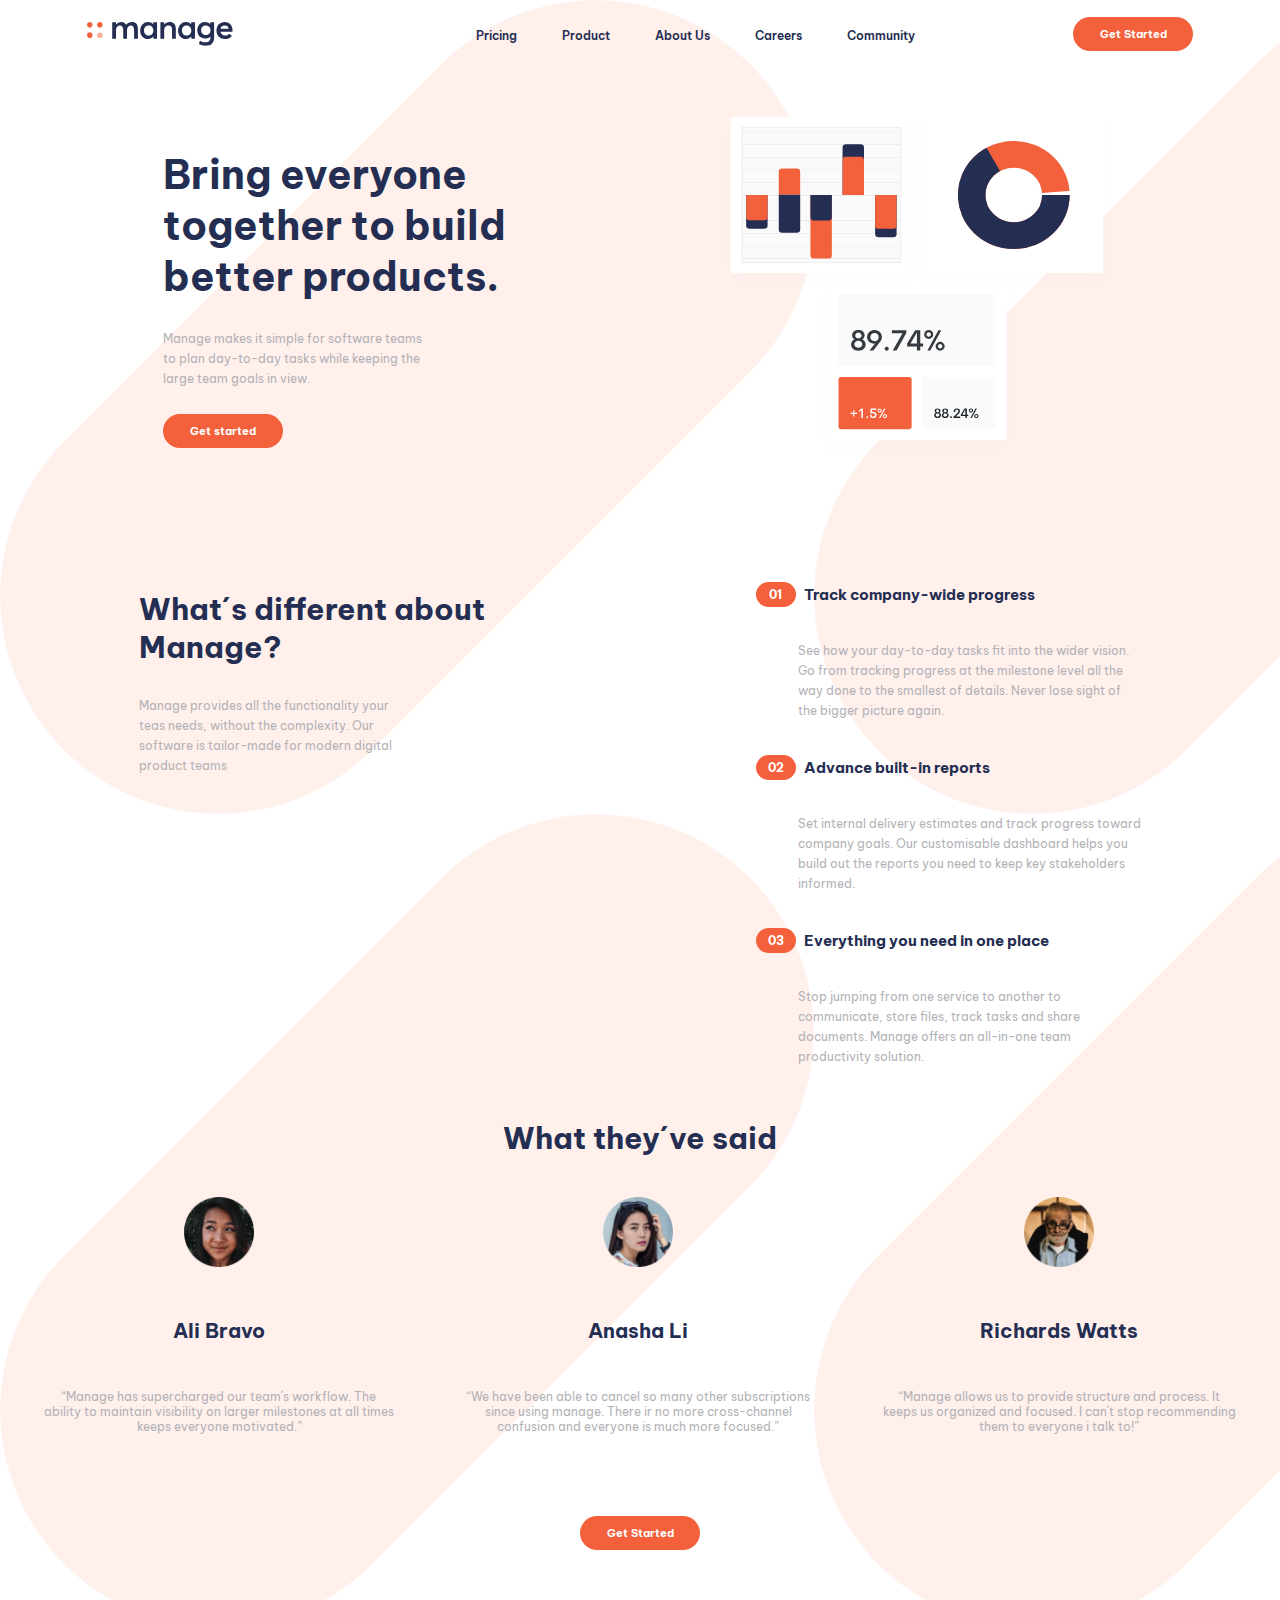
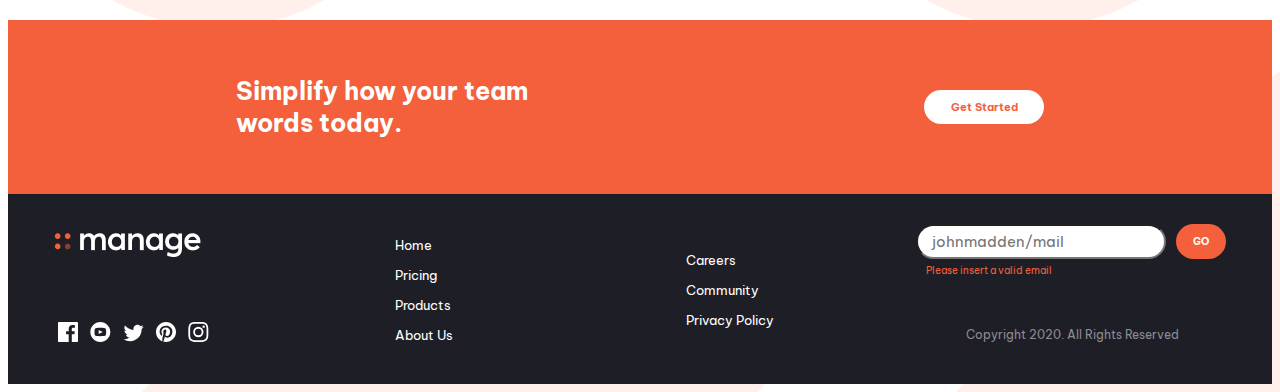
<file: FRONT END 1/EXAMEN PARCIAL/index.html>
<!DOCTYPE html>
<html lang="en">
<head>
    <meta charset="UTF-8">
    <meta http-equiv="X-UA-Compatible" content="IE=edge">
    <meta name="viewport" content="width=device-width, initial-scale=1.0">
    <title>manage</title>
    <link rel="stylesheet" href="css/styles.css">

</head>

<body>

    <header>
        <nav>
            <img src="img/logo.svg" alt="manage logo" id="img-head">
                <ul class="nav-bar">
                    <li><a href="#">Pricing</a></li>
                    <li><a href="#">Product</a></li>
                    <li><a href="#">About Us</a></li>
                    <li><a href="#">Careers</a></li>
                    <li><a href="#">Community</a></li>
                </ul>
            <button  class="button-a">Get Started</button>
        </nav>
    </header>

    <main>
        <section id="principal">
            <div>
                <h1 class="titulo1">Bring everyone <br> together to build <br> better products.</h1>
                <p class="parrafo">Manage makes it simple for software teams <br> to plan day-to-day tasks while keeping the <br> large team goals in view.</p>
                <button class="button-a">Get started</button>
            </div>
            <img src="img/illustration-intro.svg" alt="illustration-intro">
        </section>
        <section id="secundario">
            <section>
                <h3 class="titulo2">What´s different about <br> Manage? </h3>
                <p class="parrafo">Manage provides all the functionality your <br> teas needs, without the complexity. Our <br> software is tailor-made for modern digital <br> product teams</p>
            </section>
            <section>
                <div>
                    <div class="num">
                        <h4 class="num-deco">01</h4>
                        <h5 class="titulo3">Track company-wide progress</h5>
                    </div>
                    <p class="parrafo2">See how your day-to-day tasks fit into the wider vision. <br> Go from tracking progress at the milestone level all the <br> way done to the smallest of details. Never lose sight of <br> the bigger picture again.</p>
                </div>
                <div>
                    <div class="num">
                        <h4 class="num-deco">02</h4>
                        <h5 class="titulo3">Advance built-in reports</h5>
                    </div>
                    <p class="parrafo2">Set internal delivery estimates and track progress toward <br> company goals. Our customisable dashboard helps you <br> build out the reports you need to keep key stakeholders <br> informed.</p>
                </div>
                <div>
                    <div class="num">
                        <h4 class="num-deco">03</h4>
                        <h5 class="titulo3">Everything you need in one place</h5>
                    </div>
                    <p class="parrafo2">Stop jumping from one service to another to <br> communicate, store files, track tasks and share <br> documents. Manage offers an all-in-one team <br> productivity solution.</p>
                </div>
            </section>
        </section>
        <section id="personas-seccion">
            <h3>What they´ve said</h3>
            <div>
                <div class="personas">
                    <img src="img/avatar-ali.png" alt="avatar-ali">
                    <h6>Ali Bravo</h6>
                    <p>“Manage has supercharged our team´s workflow. The <br> ability to maintain visibility on larger milestones at all times <br> keeps everyone motivated.”</p>
                </div>
                <div class="personas">
                    <img src="img/avatar-anisha.png" alt="avatar-ali">
                    <h6>Anasha Li</h6>
                    <p>“We have been able to cancel so many other subscriptions <br> since using manage. There ir no more cross-channel <br> confusion and everyone is much more focused.”</p>
                </div>
                <div class="personas">
                    <img src="img/avatar-richard.png" alt="avatar-richard">
                    <h6>Richards Watts</h6>
                    <p>“Manage allows us to provide structure and process. It <br> keeps us organized and focused. I can´t stop recommending <br> them to everyone i talk to!”</p>
                </div>
            </div>
            <div>
                <button class="button-a" id="button3">Get Started</button>
            </div>
            </section>
            
            <section id="foot">
                <div >
                    <h3 id="frase">Simplify how your team <br> words today.</h3>
                </div>
                <div>
                <button class="button-b">Get Started</button>
                </div>
        </section>
    </main>

    <footer id="footer">
        <section>
            <div class="img-footer">
                <img src="img/logo_footer.png" alt="manage logo"><br>
                <div class="redes"> 
                    <a href=""><img src="img/icon-facebook.svg" alt="icon facebook"></a>
                    <a href=""><img src="img/icon-youtube.svg" alt="icon youtube"></a>
                    <a href=""><img src="img/icon-twitter.svg" alt="icon twitter"></a>
                    <a href=""><img src="img/icon-pinterest.svg" alt="icon pinterest"></a>
                    <a href=""><img src="img/icon-instagram.svg" alt="icon instagram"></a>
            </div>
            </div>
        </section>
        <section>
            <div>
                <ul  class="links">
                    <li><a href="">Home</a></li>
                    <li><a href="">Pricing</a></li>
                    <li><a href="">Products</a></li>
                    <li><a href=""> About Us</a></li>
                </ul>
        </div>
        </section>
        <section>
            <div>
                <ul  class="links">
                    <li><a href="">Careers</a> </li>
                    <li><a href="">Community</a></li>
                    <li><a href="">Privacy Policy</a></li>
                </ul>
            </div>
        </section>
        <section>
            <div>
                <form action="">
                <label for="email" id="valid-email">Please insert a valid email</label>
                <div class="form">
                    <input id="space" type="text" id="email" name="email" placeholder="   johnmadden/mail" minlength="5">
                    <input id="go" type="submit" value="GO">
                </div>
                </form>
            </div>
            <p id="copy">Copyright 2020. All Rights Reserved</p>
        </section>
    </footer>

</body>

</html>
</file>
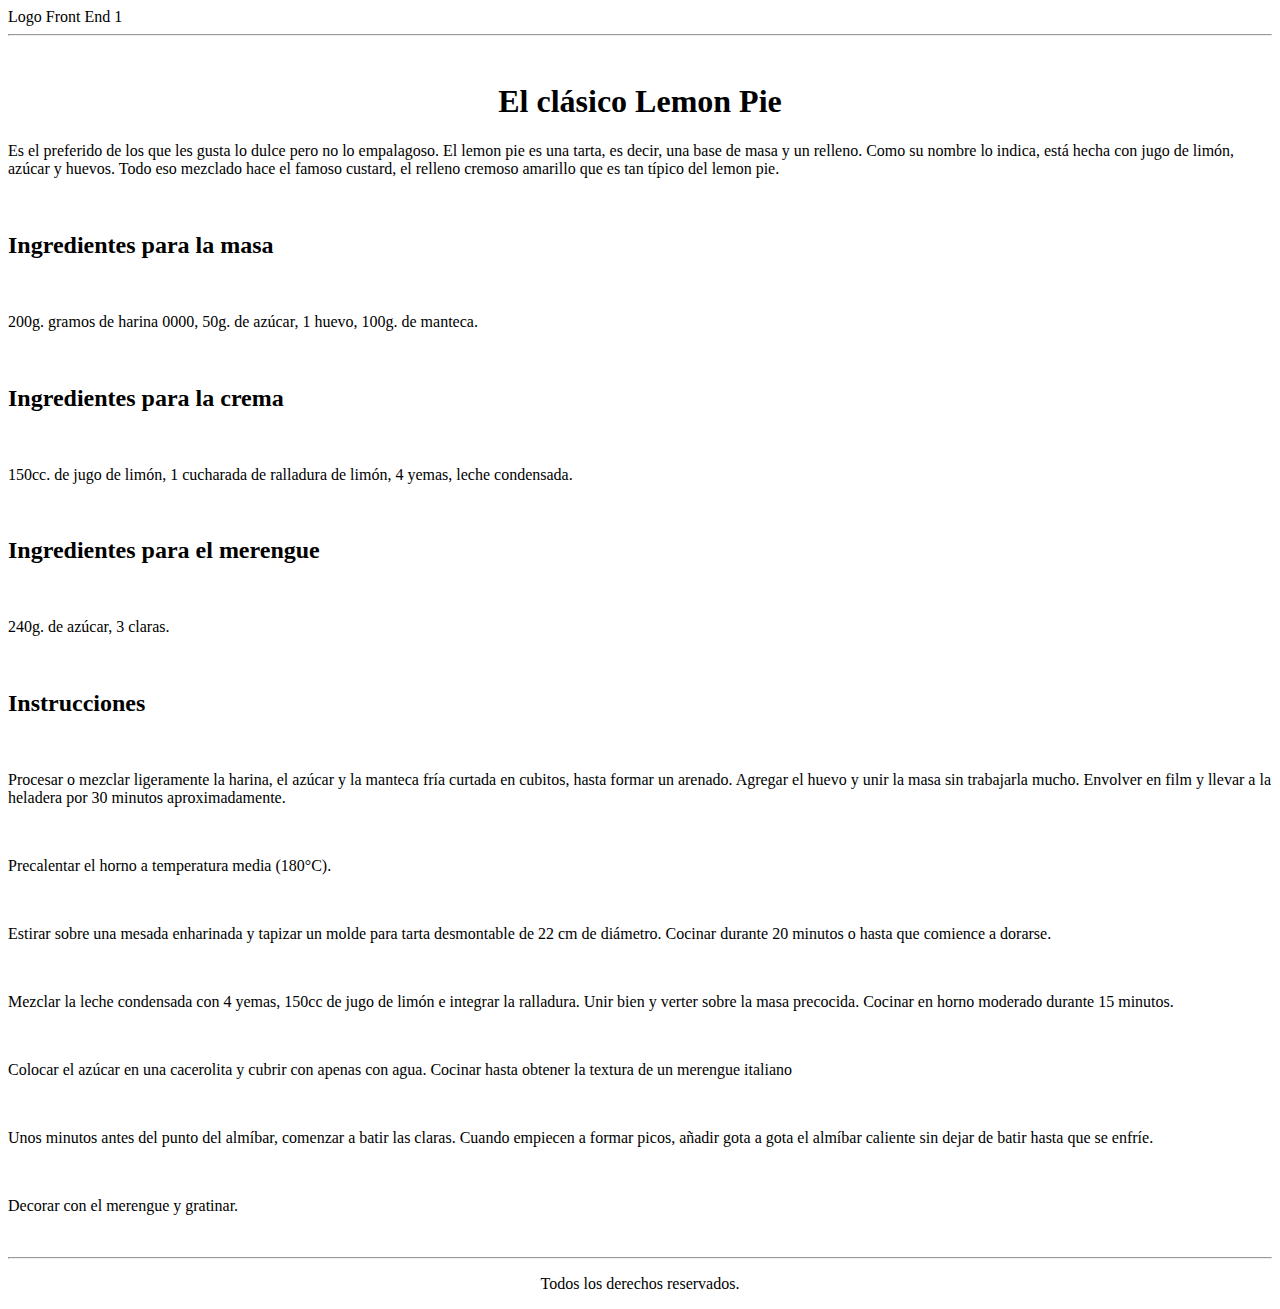
<file: FRONT END 1/SEM2/ACT1/index.html>
<!DOCTYPE html>
<html lang="en">
<head>
    <meta charset="UTF-8">
    <meta http-equiv="X-UA-Compatible" content="IE=edge">
    <meta name="viewport" content="width=device-width, initial-scale=1.0">
    <title>Document</title>
</head>
<body>
    <header>Logo Front End 1
    <hr>
    <br>
    </header>
    <main>
        <h1 align="center">
        El clásico Lemon Pie
        </h1>
        <p>Es el preferido de los que les gusta lo dulce pero no 
            lo empalagoso. El lemon pie es una tarta, es decir, 
            una base de masa y un relleno. Como su nombre lo 
            indica, está hecha con jugo de limón, azúcar y huevos.
            Todo eso mezclado hace el famoso custard, el relleno 
            cremoso amarillo que es tan típico del lemon pie.</p>
        <br>
        <h2>Ingredientes para la masa</h2>
        <br>
        <p>200g. gramos de harina 0000,
            50g. de azúcar, 1 huevo, 100g. de manteca.</p>
        <br>
        <h2>Ingredientes para la crema</h2>
        <br>
        <p>150cc. de jugo de limón, 1 cucharada de ralladura de limón, 
            4 yemas, leche condensada.</p>
        <br>
        <h2>Ingredientes para el merengue</h2>
        <br>
        <p>240g. de azúcar, 3 claras.</p>
        <br>
        <h2>Instrucciones</h2>
        <br>
        <p>Procesar o mezclar ligeramente la harina, 
            el azúcar y la manteca fría curtada en cubitos, hasta formar un arenado.
             Agregar el huevo y unir la masa sin trabajarla mucho. 
             Envolver en film y llevar a la heladera por 30 minutos 
             aproximadamente.</p>
        <br>
        <p>Precalentar el horno a temperatura media (180°C).</p>
        <br>
        <p>Estirar sobre una mesada enharinada y tapizar un molde para tarta desmontable de 22 cm de diámetro. Cocinar durante 20 minutos o hasta que comience a dorarse.</p>
        <br>
        <p>Mezclar la leche condensada con 4 yemas, 150cc de jugo de limón e integrar la ralladura. Unir bien y verter sobre la masa precocida. Cocinar en horno moderado durante 15 minutos.</p>
        <br>
        <p>Colocar el azúcar en una cacerolita y cubrir con apenas con agua. Cocinar hasta obtener la textura de un merengue italiano</p>
        <br>
        <p>Unos minutos antes del punto del almíbar, comenzar a batir las claras. Cuando empiecen a formar picos, añadir gota a gota el almíbar caliente sin dejar de batir hasta que se enfríe.</p>
        <br>
        <p>Decorar con el merengue y gratinar.</p>
        <br>
    </main>
    <footer>
        <hr>
        <p align="center">
            Todos los derechos reservados.
        </p>
    </footer>
</body>

</html>
</file>
<file: FRONT END 1/EXAMEN PARCIAL/css/styles.css>
@import url('https://fonts.googleapis.com/css2?family=Be+Vietnam+Pro:wght@200;700&display=swap');


* {
    box-sizing: border-box;  
    font-family: 'Be Vietnam Pro', sans-serif;
    color: #242E52;
    font-size: 16px;
}

body {
    background-image: url(../img/bg-tablet-pattern.svg);
}

/* ENCABEZADO */

nav{
    display: flex;
    justify-content:space-around;
    align-items: center;
}
nav img{
    height: fit-content;
}

nav ul {
    display: flex;
}

nav ul li{
    list-style: none;
} 

nav ul li a{
    margin-left: 5vh;
    text-decoration: none;
    font-weight: 600;
    font-size: 75%;
}

/* PRIMERA PARTE CON GRAFICOS */


#principal{
    display: flex;
    justify-content:space-around;
    align-items: center;
    margin: 50px;
}

#principal img {
    width : 400px ;
    height: 350px;
    
}

.titulo1{
    font-size: 40px;
    font-weight: bold;
}


.parrafo{
    color: #B3B2B7;
    width: 80%;
    font-size: 12px;
    margin:25px 0px;
    text-align: left;
    line-height: 20px;
}




/* SEGUNDA PARTE */
/* SELE PUEDE AGREGAR UN DIV MAS PARA hACERLO MEJOR */
#secundario{
    display: flex;
    justify-content:space-around;
    margin-top: 100px;
}

.titulo2{
    font-size: 30px;
    font-weight: bold;
}

.titulo3{
    font-size: 15px;
    font-weight: bold;
}

.num{
    display: flex;
    align-items: center;
}

.num-deco{
    color: white;
    background-color:#F3603B;
    border-radius: 50px;
    border: none;
    font-weight: bold;
    width: 40px;
    padding: 5px;
    font-size: 12px;
    text-align: center; 
    margin: 8px;
}
.parrafo2{
    color: #B3B2B7;
    font-size: 12px;
    text-align: left;
    line-height: 20px;
    padding-left: 50px;
}


/* TERCERA PARTE DESCRIPCION DE GENTE */

#personas-seccion>div{
    display: flex;
    justify-content:space-around;
    align-items: center;
}

#personas-seccion>h3{
    text-align: center;
    font-size: 30px;
    margin: 40px;
}

.personas{
    text-align: center; 
}

.personas>img{
    height: 70px;
}

.personas>h6{
    font-size: 20px;
}
.personas>p{
    font-size: 12px;
    color: #B3B2B7;
}


#button3{
    margin: 70px;
}



/* CUARTA PARTE NARANJA */
#foot{
    display: flex;
    align-items: center;
    justify-content:space-around;
    background-color: #F3603B;
    padding: 30px;
}

#frase{
    color: white;
    font-size: 25px;

}


.button-b{
    color: #F3603B;
    background-color: white;
    border-radius: 50px;
    border: none;
    font-weight: bold;
    width: 120px;
    padding: 10px;
    font-size: 11px;
    
}



/* FOOTER */
#footer{
    display: flex;
    align-items:center;

    justify-content:space-around;
    background-color: #1E1E26  ;
}

.img-footer{
    align-items: center;
}

.redes{
    margin-top:60px; 
}

.redes img{
    margin:0px 4px;
}


.links{
    list-style: none;
    margin: 40px;
}

.links li {
    margin: 10px;
}
    

.links li a{
    color: white;
    text-decoration: none;
    font-size: 13px;
}

 /* FORMULARIO */
form{
    display: flex;  
    flex-direction: column-reverse;

}
.form{
    display: flex;
    
}

form label{
    color: rgb(255, 255, 255);
}

#space{
    border-radius: 50px;
    width: 250px;
    height: 35px;
    font-size: 15px;
    padding: 5px;
}



#go {
    border-radius: 50px;
    width: 50px;
    font-size: 10px;
    padding: 10px;
    background-color: #F3603B;
    font-weight: bold;
    color: white;
    border: none;
    margin-left: 10px;
}


#valid-email{
    color: #F3603B;
    font-size: 10px;
    text-indent: 10px;
    margin-top: 5px;
}

#copy{
    color:#8C8C94;
    font-size: 12px;
    margin-top: 50px;
    margin-left: 50px;

}

/* BOTONES */
.button-a{
    color: white;
    background-color:#F3603B;
    border-radius: 50px;
    border: none;
    font-weight: bold;
    width: 120px;
    padding: 10px;
    font-size: 11px;   
}





/* poner color principal,secundario */
</file>
